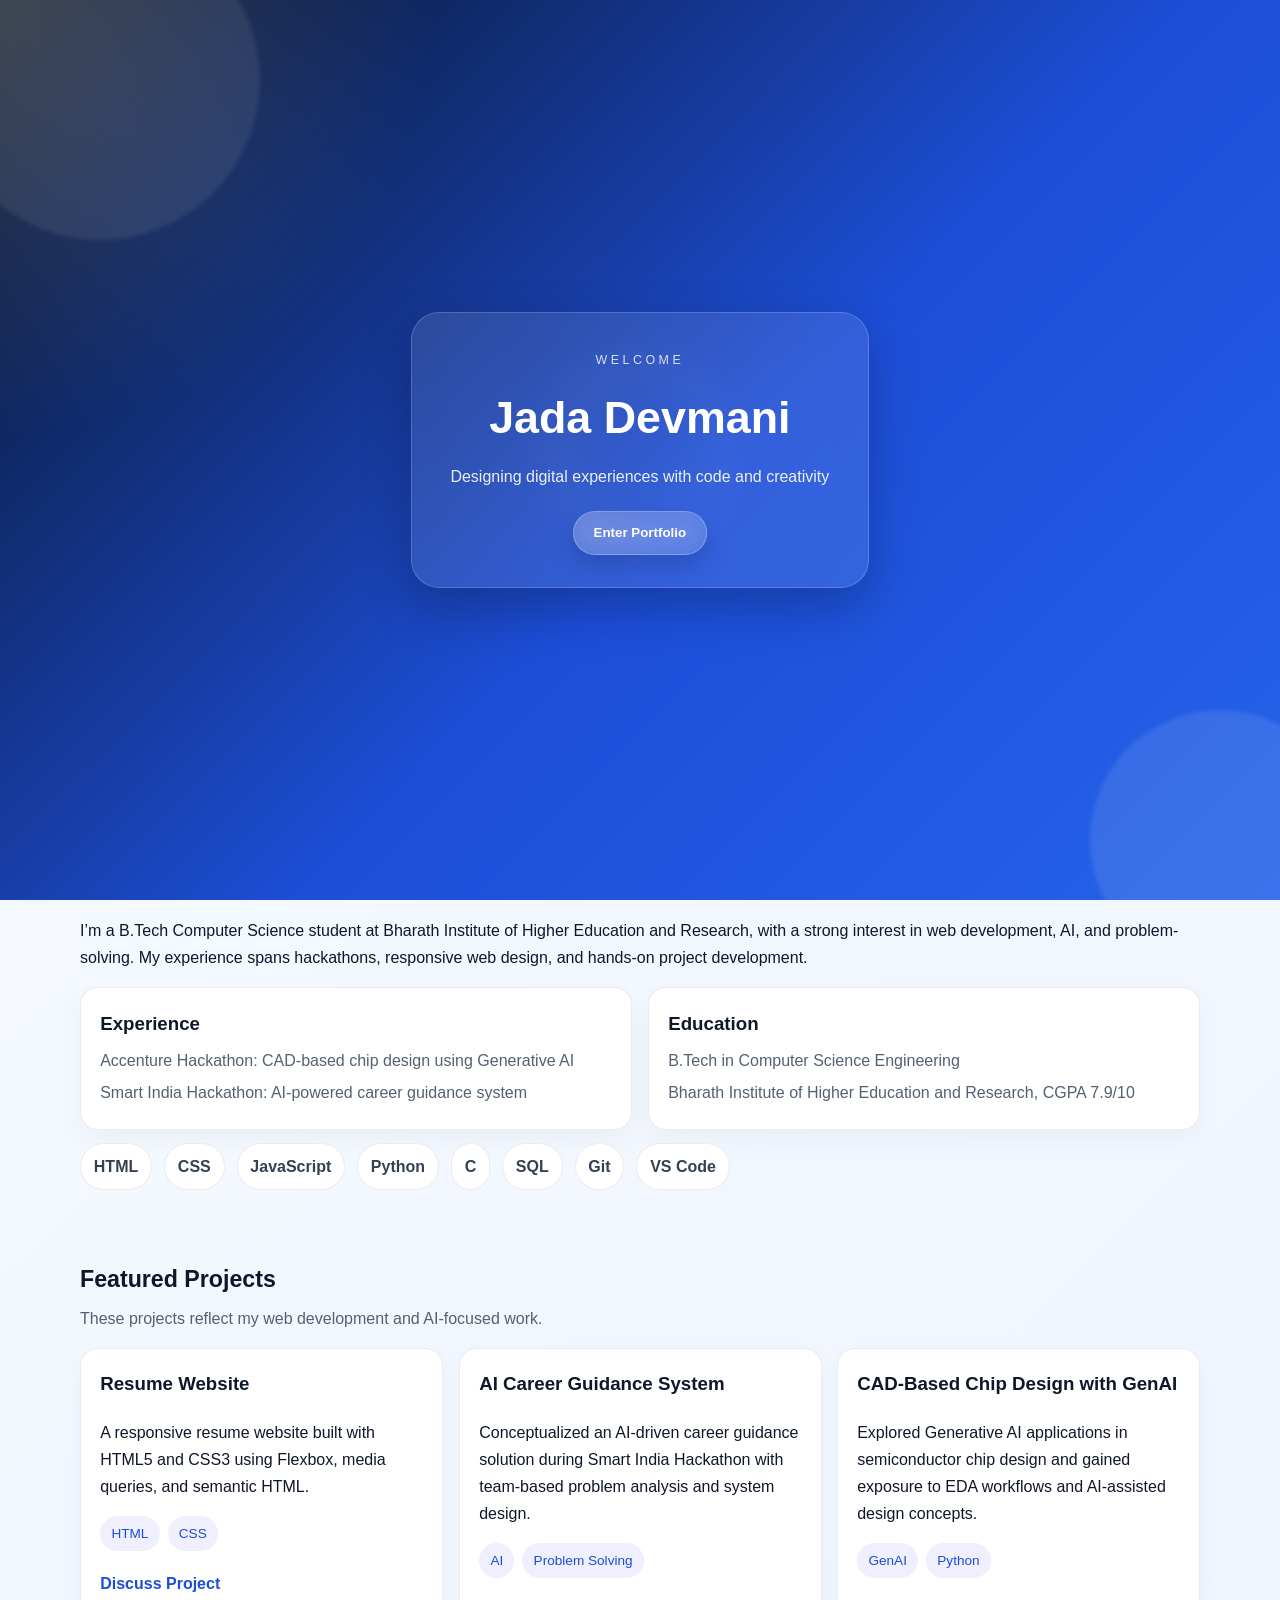
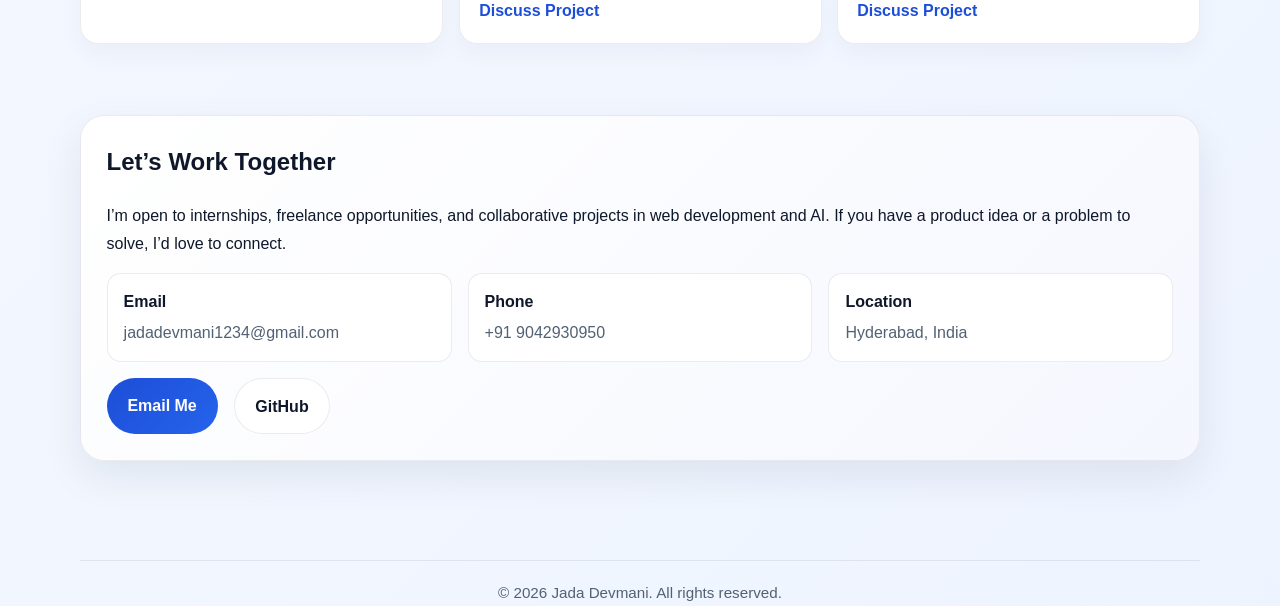
<file: index.html>
<!DOCTYPE html>
<html lang="en">
  <head>
    <meta charset="UTF-8" />
    <meta name="viewport" content="width=device-width, initial-scale=1.0" />
    <title>Jada Devmani | Software Developer & AI Enthusiast</title>
    <link rel="stylesheet" href="styles.css" />
  </head>
  <body>
    <div class="page-intro" id="page-intro">
      <div class="intro-circle"></div>
      <div class="intro-text">
        <span>Welcome</span>
        <h2>Jada Devmani</h2>
        <p>Designing digital experiences with code and creativity</p>
        <button class="intro-button" type="button">Enter Portfolio</button>
      </div>
    </div>

    <header>
      <nav class="modern-nav">
        <a class="brand" href="#home">JADA DEVMANI</a>
        <div class="nav-links">
          <a href="#about">About</a>
          <a href="#projects">Projects</a>
          <a href="#contact">Contact</a>
        </div>
      </nav>
    </header>

    <main>
      <section class="hero" id="home">
        <div class="hero-content">
          <div class="hero-badge">Available for internships & freelance work</div>
          <p class="highlight">Hello, I’m Devmani</p>
          <h1 class="fade-in" data-delay="80">Crafting polished digital experiences through code, design, and AI.</h1>
          <p class="hero-description fade-in" data-delay="160">
            I’m a Computer Science student focused on web development, problem-solving,
            and creating practical projects that blend clean design with modern technology.
          </p>
          <div class="hero-actions fade-in" data-delay="240">
            <a class="btn btn-primary" href="#projects">View My Work</a>
            <a class="btn btn-secondary" href="#contact">Contact Me</a>
          </div>
          <div class="hero-stats fade-in" data-delay="320">
            <div class="hero-stat">
              <strong>3+</strong>
              <span>Projects</span>
            </div>
            <div class="hero-stat">
              <strong>2</strong>
              <span>Hackathons</span> 
            </div>
            <div class="hero-stat">
              <strong>1</strong>
              <span>Focused Domain</span>
            </div>
          </div>
        </div>

        <div class="card-panel fade-in" data-delay="220">
          <div class="profile-badge">D</div>
          <h3>Quick Overview</h3>
          <ul>
            <li>Computer Science student</li>
            <li>Web development with HTML, CSS, and JavaScript</li>
            <li>Programming in Python and C</li>
            <li>Hackathon experience in AI and GenAI projects</li>
          </ul>
        </div>
      </section>

      <section class="section" id="about">
        <div class="section-heading">
          <h2>About Me</h2>
          <p>I’m passionate about turning ideas into practical solutions through code and design.</p>
        </div>
        <p>
          I’m a B.Tech Computer Science student at Bharath Institute of Higher Education and Research,
          with a strong interest in web development, AI, and problem-solving. My experience spans
          hackathons, responsive web design, and hands-on project development.
        </p>
        <div class="info-grid">
          <div class="info-card">
            <h3>Experience</h3>
            <p>Accenture Hackathon: CAD-based chip design using Generative AI</p>
            <p>Smart India Hackathon: AI-powered career guidance system</p>
          </div>
          <div class="info-card">
            <h3>Education</h3>
            <p>B.Tech in Computer Science Engineering</p>
            <p>Bharath Institute of Higher Education and Research, CGPA 7.9/10</p>
          </div>
        </div>
        <div class="skills-list">
          <span>HTML</span>
          <span>CSS</span>
          <span>JavaScript</span>
          <span>Python</span>
          <span>C</span>
          <span>SQL</span>
          <span>Git</span>
          <span>VS Code</span>
        </div>
      </section>

      <section class="section fade-in" id="projects">
        <div class="section-heading">
          <h2>Featured Projects</h2>
          <p>These projects reflect my web development and AI-focused work.</p>
        </div>

        <div class="projects-grid">
          <article class="project-card fade-in" data-delay="120">
            <h3>Resume Website</h3>
            <p>A responsive resume website built with HTML5 and CSS3 using Flexbox, media queries, and semantic HTML.</p>
            <div class="tags">
              <span>HTML</span>
              <span>CSS</span>
            </div>
            <a href="#contact">Discuss Project</a>
          </article>

          <article class="project-card fade-in" data-delay="220">
            <h3>AI Career Guidance System</h3>
            <p>Conceptualized an AI-driven career guidance solution during Smart India Hackathon with team-based problem analysis and system design.</p>
            <div class="tags">
              <span>AI</span>
              <span>Problem Solving</span>
            </div>
            <a href="#contact">Discuss Project</a>
          </article>

          <article class="project-card fade-in" data-delay="320">
            <h3>CAD-Based Chip Design with GenAI</h3>
            <p>Explored Generative AI applications in semiconductor chip design and gained exposure to EDA workflows and AI-assisted design concepts.</p>
            <div class="tags">
              <span>GenAI</span>
              <span>Python</span>
            </div>
            <a href="#contact">Discuss Project</a>
          </article>
        </div>
      </section>

      <section class="section fade-in" id="contact">
        <div class="contact-box">
          <h2>Let’s Work Together</h2>
          <p>
            I’m open to internships, freelance opportunities, and collaborative projects in web development and AI.
            If you have a product idea or a problem to solve, I’d love to connect.
          </p>
          <div class="contact-details">
            <div class="contact-item">
              <strong>Email</strong>
              <a href="mailto:jadadevmani1234@gmail.com">jadadevmani1234@gmail.com</a>
            </div>
            <div class="contact-item">
              <strong>Phone</strong>
              <span>+91 9042930950</span>
            </div>
            <div class="contact-item">
              <strong>Location</strong>
              <span>Hyderabad, India</span>
            </div>
          </div>
          <div class="hero-actions" style="margin-top: 1rem;">
            <a class="btn btn-primary" href="mailto:jadadevmani1234@gmail.com">Email Me</a>
            <a class="btn btn-secondary" href="https://github.com/devmani19" target="_blank" rel="noopener noreferrer">GitHub</a>
          </div>
        </div>
      </section>
    </main>

    <footer class="modern-footer">
      <div class="footer-content">
        <p>© 2026 Jada Devmani. All rights reserved.</p>
      </div>
    </footer>

    <script src="script.js"></script>
  </body>
</html>
</file>
<file: styles.css>
:root {
  --bg: #f3f6fb;
  --bg-2: #e9f0ff;
  --surface: #ffffff;
  --surface-2: #f8fbff;
  --text: #0f172a;
  --muted: #526174;
  --accent: #1d4ed8;
  --accent-2: #2563eb;
  --border: rgba(15, 23, 42, 0.08);
  --shadow: 0 16px 42px rgba(15, 23, 42, 0.08);
}

* {
  box-sizing: border-box;
}

html {
  scroll-behavior: smooth;
}

body {
  margin: 0;
  font-family: "Segoe UI", Tahoma, Geneva, Verdana, sans-serif;
  background:
    radial-gradient(circle at top left, rgba(29, 78, 216, 0.09), transparent 24%),
    linear-gradient(135deg, #f7faff 0%, #eef4ff 100%);
  color: var(--text);
  line-height: 1.7;
  overflow-x: hidden;
  position: relative;
}

body.content-ready .hero,
body.content-ready .section,
body.content-ready .modern-footer {
  animation: contentReveal 0.45s cubic-bezier(.2,.8,.2,1) both;
}

body::before,
body::after {
  content: "";
  position: fixed;
  border-radius: 50%;
  pointer-events: none;
  filter: blur(36px);
  opacity: 0.5;
  animation: ambientDrift 14s ease-in-out infinite;
}

body::before {
  width: 260px;
  height: 260px;
  top: -70px;
  right: -80px;
  background: rgba(29, 78, 216, 0.14);
}

body::after {
  width: 220px;
  height: 220px;
  left: -60px;
  bottom: 120px;
  background: rgba(37, 99, 235, 0.12);
  animation-duration: 18s;
}

.page-intro {
  position: fixed;
  inset: 0;
  z-index: 30;
  display: grid;
  place-items: center;
  background:
    radial-gradient(circle at top left, rgba(255,255,255,0.16), transparent 28%),
    linear-gradient(135deg, #07111f 0%, #1d4ed8 55%, #2563eb 100%);
  color: white;
  cursor: pointer;
  padding: 1.5rem;
  overflow: hidden;
}

.page-intro::before,
.page-intro::after {
  content: "";
  position: absolute;
  border-radius: 50%;
  filter: blur(2px);
  animation: drift 10s ease-in-out infinite;
}

.page-intro::before {
  width: 320px;
  height: 320px;
  background: rgba(255,255,255,0.08);
  top: -80px;
  left: -60px;
}

.page-intro::after {
  width: 260px;
  height: 260px;
  background: rgba(255,255,255,0.1);
  right: -70px;
  bottom: -70px;
  animation-duration: 13s;
}

.page-intro.hidden {
  animation: fadeOutIntro 0.8s ease forwards;
}

.intro-circle {
  width: 180px;
  height: 180px;
  border-radius: 50%;
  border: 1px solid rgba(255,255,255,0.28);
  position: absolute;
  animation: pulse 1.6s ease-in-out infinite;
  box-shadow: inset 0 0 40px rgba(255,255,255,0.08);
  transform-origin: center;
}

.intro-text {
  text-align: center;
  z-index: 1;
  background: rgba(255,255,255,0.1);
  backdrop-filter: blur(16px);
  border: 1px solid rgba(255,255,255,0.18);
  border-radius: 28px;
  padding: 2rem 2.4rem;
  box-shadow: 0 20px 50px rgba(2, 6, 23, 0.26);
  animation: introCardIn 0.95s cubic-bezier(.2,.8,.2,1) both;
}

.intro-text span {
  display: inline-block;
  margin-bottom: 0.5rem;
  letter-spacing: 0.28em;
  text-transform: uppercase;
  font-size: 0.78rem;
  opacity: 0.8;
}

.intro-text h2 {
  margin: 0 0 0.45rem;
  font-size: clamp(2rem, 4vw, 2.8rem);
  font-weight: 700;
}

.intro-text p {
  margin: 0 0 1.1rem;
  opacity: 0.9;
  max-width: 420px;
}

.intro-button {
  margin-top: 0.2rem;
  padding: 0.85rem 1.25rem;
  border: 1px solid rgba(255,255,255,0.24);
  border-radius: 999px;
  background: linear-gradient(135deg, rgba(255,255,255,0.2), rgba(255,255,255,0.12));
  color: white;
  font-weight: 700;
  cursor: pointer;
  backdrop-filter: blur(10px);
  transition: transform 0.2s ease, background 0.2s ease, box-shadow 0.2s ease;
  box-shadow: 0 12px 24px rgba(2, 6, 23, 0.16);
}

.intro-button:hover {
  transform: translateY(-2px);
  background: linear-gradient(135deg, rgba(255,255,255,0.28), rgba(255,255,255,0.16));
  box-shadow: 0 16px 30px rgba(2, 6, 23, 0.2);
}

.intro-button:active {
  transform: scale(0.97);
}

a {
  color: inherit;
  text-decoration: none;
}

header {
  position: sticky;
  top: 0;
  z-index: 10;
  backdrop-filter: blur(14px);
  background: rgba(248, 251, 255, 0.86);
  border-bottom: 1px solid rgba(15, 23, 42, 0.06);
  box-shadow: 0 1px 0 rgba(255,255,255,0.4) inset;
}

.modern-nav {
  width: min(1120px, 92%);
  margin: 0 auto;
  padding: 1rem 0;
  display: flex;
  justify-content: space-between;
  align-items: center;
}

.brand {
  font-weight: 800;
  font-size: 1rem;
  letter-spacing: 0.16em;
  color: var(--accent);
  text-transform: uppercase;
}

.nav-links {
  display: flex;
  gap: 1rem;
}

.nav-links a {
  color: var(--muted);
  padding: 0.55rem 0.8rem;
  border-radius: 999px;
  transition: all 0.2s ease;
}

.nav-links a:hover {
  color: var(--accent);
  background: rgba(29, 78, 216, 0.08);
}

main {
  width: min(1120px, 92%);
  margin: 0 auto;
  padding: 2rem 0 4rem;
}

.hero {
  display: grid;
  grid-template-columns: 1.15fr 0.85fr;
  gap: 2rem;
  align-items: center;
  padding: 3.8rem 0 4.2rem;
  position: relative;
}

.hero::before {
  content: "";
  position: absolute;
  right: -2rem;
  bottom: -1rem;
  width: 220px;
  height: 220px;
  background: radial-gradient(circle, rgba(29, 78, 216, 0.16), transparent 70%);
  pointer-events: none;
  animation: glowPulse 6s ease-in-out infinite;
}

.hero-content {
  position: relative;
  z-index: 1;
}

.hero-badge {
  display: inline-flex;
  align-items: center;
  gap: 0.45rem;
  padding: 0.55rem 0.95rem;
  border-radius: 999px;
  background: rgba(29, 78, 216, 0.08);
  color: var(--accent);
  font-weight: 700;
  font-size: 0.9rem;
  margin-bottom: 1rem;
  border: 1px solid rgba(29, 78, 216, 0.12);
}

.hero h1 {
  font-size: clamp(2.2rem, 4.2vw, 3.6rem);
  margin: 0 0 1rem;
  line-height: 1.1;
  color: #0f172a;
  animation: riseIn 0.9s ease both;
}

.hero-description {
  color: var(--muted);
  font-size: 1.05rem;
  max-width: 700px;
  margin: 0 0 1.2rem;
}

.hero-stats {
  display: grid;
  grid-template-columns: repeat(3, minmax(0, 1fr));
  gap: 0.8rem;
  margin-top: 1.4rem;
}

.hero-stat {
  background: rgba(255, 255, 255, 0.9);
  border: 1px solid var(--border);
  border-radius: 16px;
  padding: 0.9rem 1rem;
  box-shadow: 0 8px 22px rgba(15, 23, 42, 0.04);
}

.hero-stat strong {
  display: block;
  font-size: 1.15rem;
  color: #0f172a;
}

.hero-stat span {
  color: var(--muted);
  font-size: 0.9rem;
}

.highlight {
  color: var(--accent);
  font-weight: 700;
  letter-spacing: 0.04em;
  text-transform: uppercase;
  font-size: 0.9rem;
}

.hero-actions {
  display: flex;
  gap: 1rem;
  flex-wrap: wrap;
  margin-top: 1.5rem;
}

.btn {
  display: inline-block;
  padding: 0.85rem 1.3rem;
  border-radius: 999px;
  font-weight: 700;
  transition: transform 0.2s ease, box-shadow 0.2s ease;
}

.btn:hover {
  transform: translateY(-2px);
  box-shadow: 0 10px 20px rgba(37, 99, 235, 0.16);
}

.btn-primary {
  background: linear-gradient(135deg, var(--accent), var(--accent-2));
  color: white;
}

.btn-secondary {
  border: 1px solid var(--border);
  color: var(--text);
  background: white;
}

.card-panel {
  background: linear-gradient(135deg, var(--surface), var(--surface-2));
  border: 1px solid var(--border);
  border-radius: 24px;
  padding: 1.6rem;
  box-shadow: var(--shadow);
  animation: floatCard 4.2s ease-in-out infinite;
  transition: transform 0.3s ease, box-shadow 0.3s ease;
}

.card-panel:hover {
  transform: translateY(-4px);
  box-shadow: 0 20px 42px rgba(15, 23, 42, 0.12);
}

.profile-badge {
  width: 56px;
  height: 56px;
  border-radius: 50%;
  display: grid;
  place-items: center;
  font-size: 1.35rem;
  font-weight: 800;
  color: white;
  background: linear-gradient(135deg, var(--accent), var(--accent-2));
  margin-bottom: 1rem;
  box-shadow: 0 12px 26px rgba(29, 78, 216, 0.22);
}

.card-panel h3 {
  margin-top: 0;
  color: #0f172a;
}

.card-panel ul {
  padding-left: 1rem;
  color: var(--muted);
}

.card-panel li {
  margin-bottom: 0.35rem;
}

.section {
  padding: 2.2rem 0;
}

.info-grid {
  display: grid;
  grid-template-columns: repeat(2, minmax(0, 1fr));
  gap: 1rem;
  margin-top: 1rem;
}

.info-card {
  background: var(--surface);
  border: 1px solid var(--border);
  border-radius: 18px;
  padding: 1.2rem;
  box-shadow: 0 10px 24px rgba(15, 23, 42, 0.04);
  transition: transform 0.25s ease, box-shadow 0.25s ease;
}

.info-card:hover {
  transform: translateY(-3px);
  box-shadow: 0 16px 30px rgba(15, 23, 42, 0.08);
}

.info-card h3 {
  margin: 0 0 0.5rem;
  color: #0f172a;
}

.info-card p {
  margin: 0.25rem 0;
  color: var(--muted);
}

.section-heading {
  margin-bottom: 1rem;
}

.section-heading h2 {
  margin: 0 0 0.35rem;
  color: #0f172a;
  font-size: 1.45rem;
}

.section-heading p {
  margin: 0;
  color: var(--muted);
}

.projects-grid {
  display: grid;
  grid-template-columns: repeat(3, minmax(0, 1fr));
  gap: 1rem;
}

.project-card {
  background: var(--surface);
  border: 1px solid var(--border);
  border-radius: 18px;
  padding: 1.2rem;
  box-shadow: 0 10px 24px rgba(15, 23, 42, 0.04);
  transition: transform 0.25s ease, box-shadow 0.25s ease;
}

.project-card:hover {
  transform: translateY(-4px) scale(1.01);
  box-shadow: 0 18px 34px rgba(37, 99, 235, 0.14);
}

.project-card h3 {
  margin-top: 0;
  color: #0f172a;
}

.tags {
  display: flex;
  flex-wrap: wrap;
  gap: 0.5rem;
  margin: 0.8rem 0;
}

.tags span {
  background: rgba(99, 102, 241, 0.1);
  color: var(--accent);
  padding: 0.35rem 0.7rem;
  border-radius: 999px;
  font-size: 0.85rem;
}

.project-card a {
  color: var(--accent);
  font-weight: 700;
  display: inline-block;
  margin-top: 0.4rem;
}

.skills-list {
  display: flex;
  flex-wrap: wrap;
  gap: 0.75rem;
  margin-top: 0.8rem;
}

.skills-list span {
  background: var(--surface);
  border: 1px solid var(--border);
  padding: 0.55rem 0.8rem;
  border-radius: 999px;
  color: #334155;
  font-weight: 600;
}

.contact-box {
  background: linear-gradient(135deg, #ffffff, #f5f7ff);
  border: 1px solid var(--border);
  border-radius: 24px;
  padding: 1.6rem;
  box-shadow: var(--shadow);
  transition: transform 0.25s ease, box-shadow 0.25s ease;
}

.contact-box:hover {
  transform: translateY(-3px);
  box-shadow: 0 18px 40px rgba(15, 23, 42, 0.1);
}

.contact-box h2 {
  margin-top: 0;
  color: #0f172a;
}

.contact-details {
  display: grid;
  grid-template-columns: repeat(3, minmax(0, 1fr));
  gap: 1rem;
  margin-top: 1rem;
}

.contact-item {
  background: var(--surface);
  border: 1px solid var(--border);
  border-radius: 14px;
  padding: 0.9rem 1rem;
}

.contact-item strong {
  display: block;
  margin-bottom: 0.25rem;
  color: #0f172a;
}

.contact-item a,
.contact-item span {
  color: var(--muted);
}

footer {
  padding: 0 0 2rem;
}

.modern-footer {
  width: min(1120px, 92%);
  margin: 0 auto;
  border-top: 1px solid rgba(15, 23, 42, 0.08);
  padding: 1.2rem 0 0;
}

.footer-content {
  display: flex;
  justify-content: center;
  align-items: center;
  color: var(--muted);
  font-size: 0.95rem;
  position: relative;
}

.footer-content p {
  margin: 0;
  text-align: center;
}

.fade-in {
  opacity: 0;
  transform: translateY(24px) scale(0.98);
  filter: blur(6px);
  transition: opacity 0.8s cubic-bezier(.2,.8,.2,1), transform 0.8s cubic-bezier(.2,.8,.2,1), filter 0.8s ease;
  will-change: transform, opacity, filter;
}

.fade-in.visible {
  opacity: 1;
  transform: translateY(0) scale(1);
  filter: blur(0);
}

@keyframes fadeOutIntro {
  0% { opacity: 1; transform: scale(1); }
  100% { opacity: 0; transform: scale(1.05); visibility: hidden; }
}

@keyframes pulse {
  0%, 100% { transform: scale(0.95); opacity: 0.7; }
  50% { transform: scale(1.05); opacity: 1; }
}

@keyframes riseIn {
  from { opacity: 0; transform: translateY(18px); }
  to { opacity: 1; transform: translateY(0); }
}

@keyframes introCardIn {
  from { opacity: 0; transform: translateY(18px) scale(0.96); }
  to { opacity: 1; transform: translateY(0) scale(1); }
}

@keyframes drift {
  0%, 100% { transform: translate3d(0, 0, 0) scale(1); }
  50% { transform: translate3d(18px, -20px, 0) scale(1.05); }
}

@keyframes ambientDrift {
  0%, 100% { transform: translate3d(0, 0, 0) scale(1); }
  50% { transform: translate3d(20px, -20px, 0) scale(1.08); }
}

@keyframes glowPulse {
  0%, 100% { transform: scale(0.95); opacity: 0.7; }
  50% { transform: scale(1.05); opacity: 1; }
}

@keyframes floatCard {
  0%, 100% { transform: translateY(0px); }
  50% { transform: translateY(-6px); }
}

@keyframes contentReveal {
  0% { opacity: 0; transform: translateY(10px); }
  100% { opacity: 1; transform: translateY(0); }
}

@media (max-width: 900px) {
  .hero {
    grid-template-columns: 1fr;
  }

  .hero-stats {
    grid-template-columns: repeat(3, minmax(0, 1fr));
  }

  .projects-grid {
    grid-template-columns: 1fr 1fr;
  }
}

@media (max-width: 600px) {
  .modern-nav {
    flex-direction: column;
    gap: 0.75rem;
    padding: 0.9rem 0 1rem;
  }

  .nav-links {
    gap: 0.5rem;
  }

  .hero-stats {
    grid-template-columns: 1fr;
  }

  .projects-grid {
    grid-template-columns: 1fr;
  }

  .contact-details {
    grid-template-columns: 1fr;
  }

  .hero-actions {
    flex-direction: column;
    align-items: flex-start;
  }

  .footer-content {
    flex-direction: column;
    gap: 0.4rem;
    text-align: center;
  }

  .page-intro {
    padding: 1rem;
  }
}
</file>
